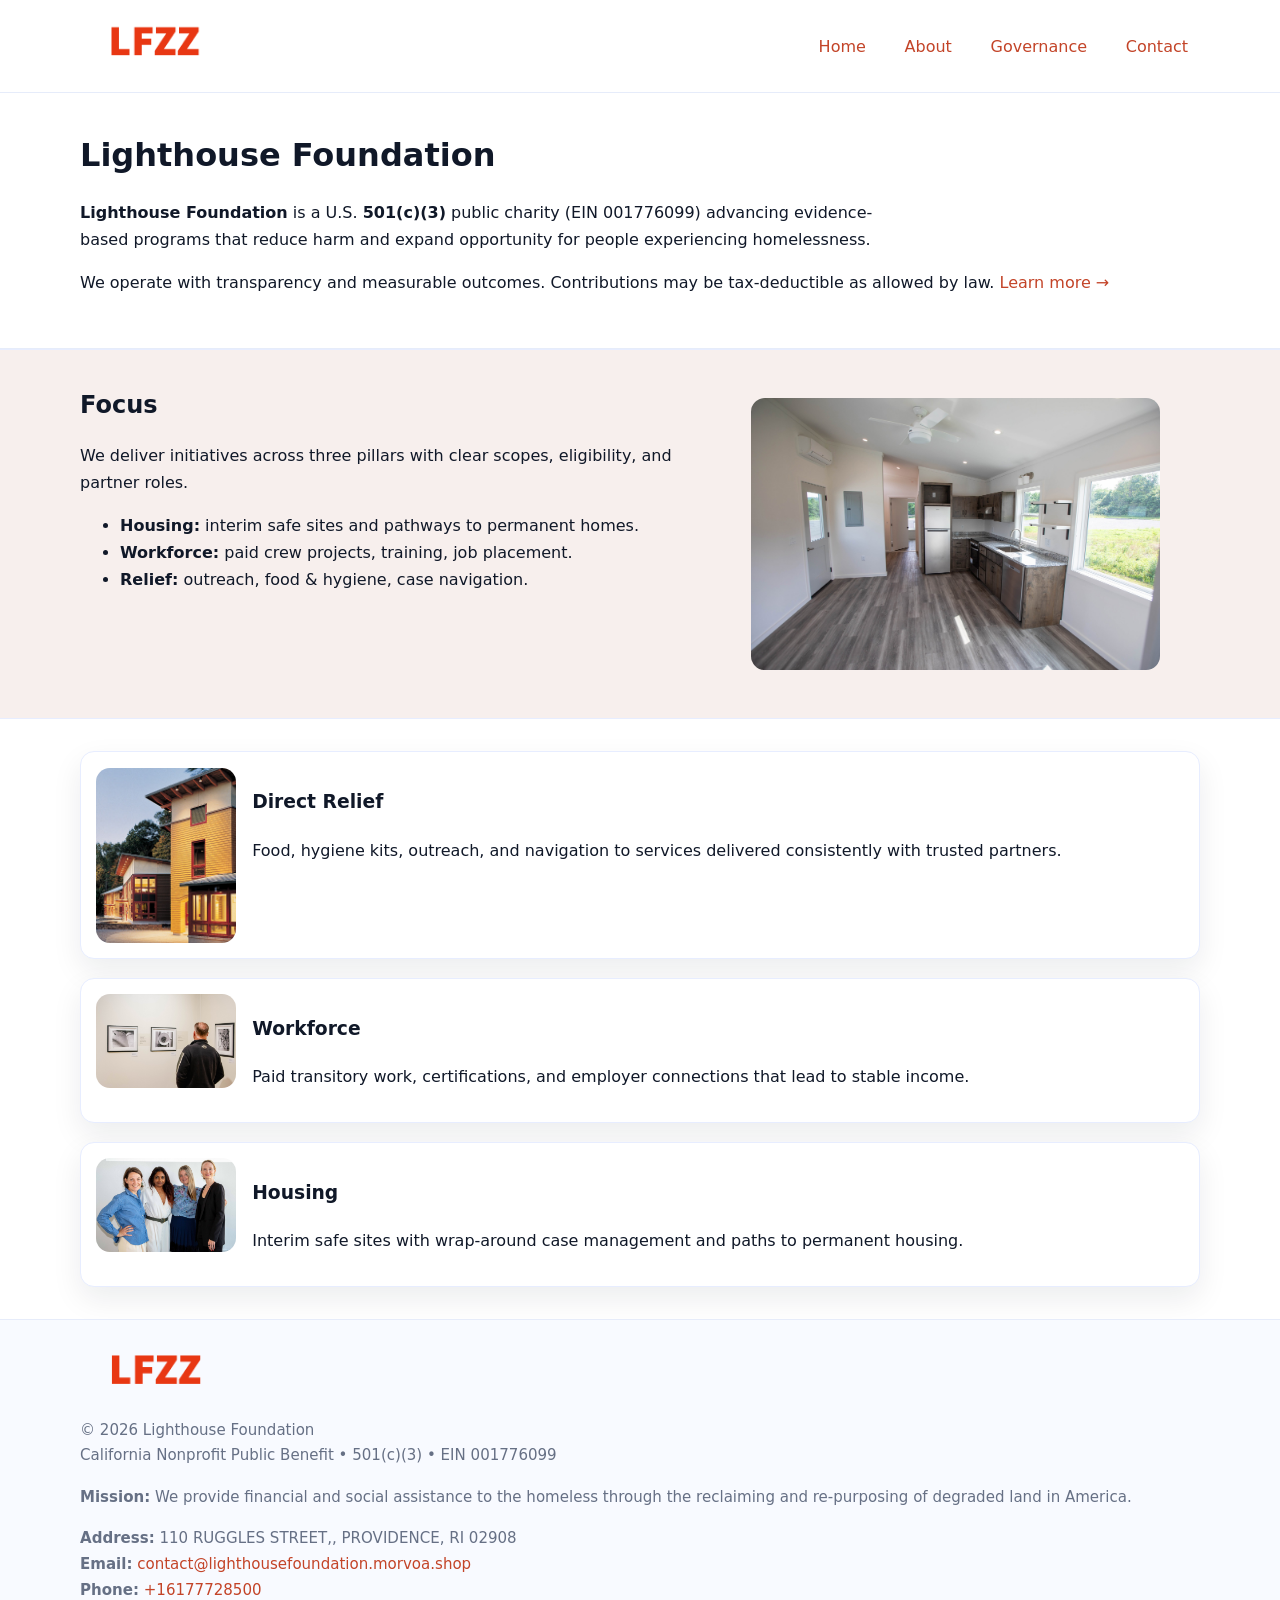
<file: index.html>
<!doctype html>
<html lang="en">
<head>
<meta charset="utf-8"/><meta name="viewport" content="width=device-width,initial-scale=1"/>
<title>Lighthouse Foundation – Nonprofit • 2025</title>
<link rel="stylesheet" href="assets/styles.css"/><link rel="icon" href="images/logo.png">
<meta name="data-ein" content="001776099"><meta name="data-name" content="Lighthouse Foundation">
<meta name="data-email" content="contact@lighthousefoundation.morvoa.shop"><meta name="data-phone" content="+16177728500">
<meta name="data-address" content="110 RUGGLES STREET,, PROVIDENCE, RI 02908"><meta name="data-map" content="110+RUGGLES+STREET,,+PROVIDENCE,+RI+02908">
  <meta name="description" content="We are a 501(c)(3) organization advancing community services, education, and direct relief through transparent programs, local partnerships, and measurable outcomes.">
<meta name="facebook-domain-verification" content="x01h25cza1cfxmollxm9cgaloxzgfj" />
</head>
<body>
<div style="position:absolute;left:-9999px;top:-9999px;opacity:0" data-uniq="{{UNIQUE_BLOB}}">
  <span>We are a 501(c)(3) organization advancing community services, education, and direct relief through transparent programs, local partnerships, and measurable outcomes.</span><svg width="12" height="12" viewBox="0 0 12 12" xmlns="http://www.w3.org/2000/svg"><circle cx="6" cy="6" r="5" fill="#28a745"/></svg><img src="images/about.jpg" width="1" height="1" alt="" loading="lazy"/>
</div>

<header>
  <div class="header-wrap">
    <a href="index.html"><img src="images/logo.png" alt="Lighthouse Foundation logo" style="width:148px"></a>
    <nav>
      <a class="active" href="index.html">Home</a>
      <a href="about.html">About</a>
      <a href="governance.html">Governance</a>
      <a href="contact.html">Contact</a>
    </nav>
  </div>
</header>

<main>
  <section class="cfc6c689e44">
    <div class="container">
      <h1>Lighthouse Foundation</h1>
      <p class="c3aecc6ee9e">
        <strong>Lighthouse Foundation</strong> is a U.S. <strong>501(c)(3)</strong> public charity (EIN 001776099) advancing evidence-based programs that reduce harm and expand opportunity for people experiencing homelessness.
      </p>
      <p>
        We operate with transparency and measurable outcomes. Contributions may be tax-deductible as allowed by law.
        <a href="about.html">Learn more →</a>
      </p>
    </div>
  </section>

  <section class="section tint">
    <div class="container grid two">
      <div>
        <h2>Focus</h2>
        <p>We deliver initiatives across three pillars with clear scopes, eligibility, and partner roles.</p>
        <ul>
          <li><strong>Housing:</strong> interim safe sites and pathways to permanent homes.</li>
          <li><strong>Workforce:</strong> paid crew projects, training, job placement.</li>
          <li><strong>Relief:</strong> outreach, food & hygiene, case navigation.</li>
        </ul>
      </div>
      <figure><img src="images/hero.jpg" alt="Program highlight"></figure>
    </div>
  </section>

  <section class="section">
    <div class="container list grid">
      <div class="item">
        <img src="images/relief.jpg" alt="">
        <div>
          <h3>Direct Relief</h3>
          <p>Food, hygiene kits, outreach, and navigation to services delivered consistently with trusted partners.</p>
        </div>
      </div>
      <div class="item">
        <img src="images/jobs.jpg" alt="">
        <div>
          <h3>Workforce</h3>
          <p>Paid transitory work, certifications, and employer connections that lead to stable income.</p>
        </div>
      </div>
      <div class="item">
        <img src="images/land.jpg" alt="">
        <div>
          <h3>Housing</h3>
          <p>Interim safe sites with wrap-around case management and paths to permanent housing.</p>
        </div>
      </div>
    </div>
  </section>

  <footer class="footer">
    <div class="container grid">
      <div><img src="images/logo.png" alt="" style="width:150px;margin-bottom:.6rem">
        <div class="small">© <span id="year"></span> Lighthouse Foundation</div>
        <div class="small">California Nonprofit Public Benefit • 501(c)(3) • EIN 001776099</div>
      </div>
      <div><div class="small"><strong>Mission:</strong> We provide financial and social assistance to the homeless through the reclaiming and re-purposing of degraded land in America.</div></div>
      <div><div class="small"><strong>Address:</strong> 110 RUGGLES STREET,, PROVIDENCE, RI 02908<br><strong>Email:</strong> <a href="mailto:contact@lighthousefoundation.morvoa.shop">contact@lighthousefoundation.morvoa.shop</a><br><strong>Phone:</strong> <a href="tel:+16177728500">+16177728500</a></div></div>
    </div>
  </footer>
</main>

<!-- color/skin script -->
<script>(function(){function g(n){const e=document.querySelector('meta[name="'+n+'"]');return e?e.content:''}
function h(s){let x=2166136261>>>0;for(let i=0;i<s.length;i++){x^=s.charCodeAt(i);x=(x*16777619)>>>0}return x>>>0}
let k=(g('data-ein')||'').replace(/\D+/g,'');if(!k)k=g('data-name')||location.hostname||'d';
const key=h(String(k)),H=key%360,S=55+(key%20),L=46;
const r=document.documentElement;r.style.setProperty('--brand',`hsl(${H} ${S}% ${L}%)`);
r.style.setProperty('--brand-ink',`hsl(${H} ${Math.min(95,S+10)}% ${Math.max(22,L-18)}%)`);
r.style.setProperty('--soft',`hsl(${H} ${Math.max(40,S-25)}% 95%)`);
const y=document.getElementById('year'); if(y) y.textContent=new Date().getFullYear();})();</script>
</body>
</html>
</file>
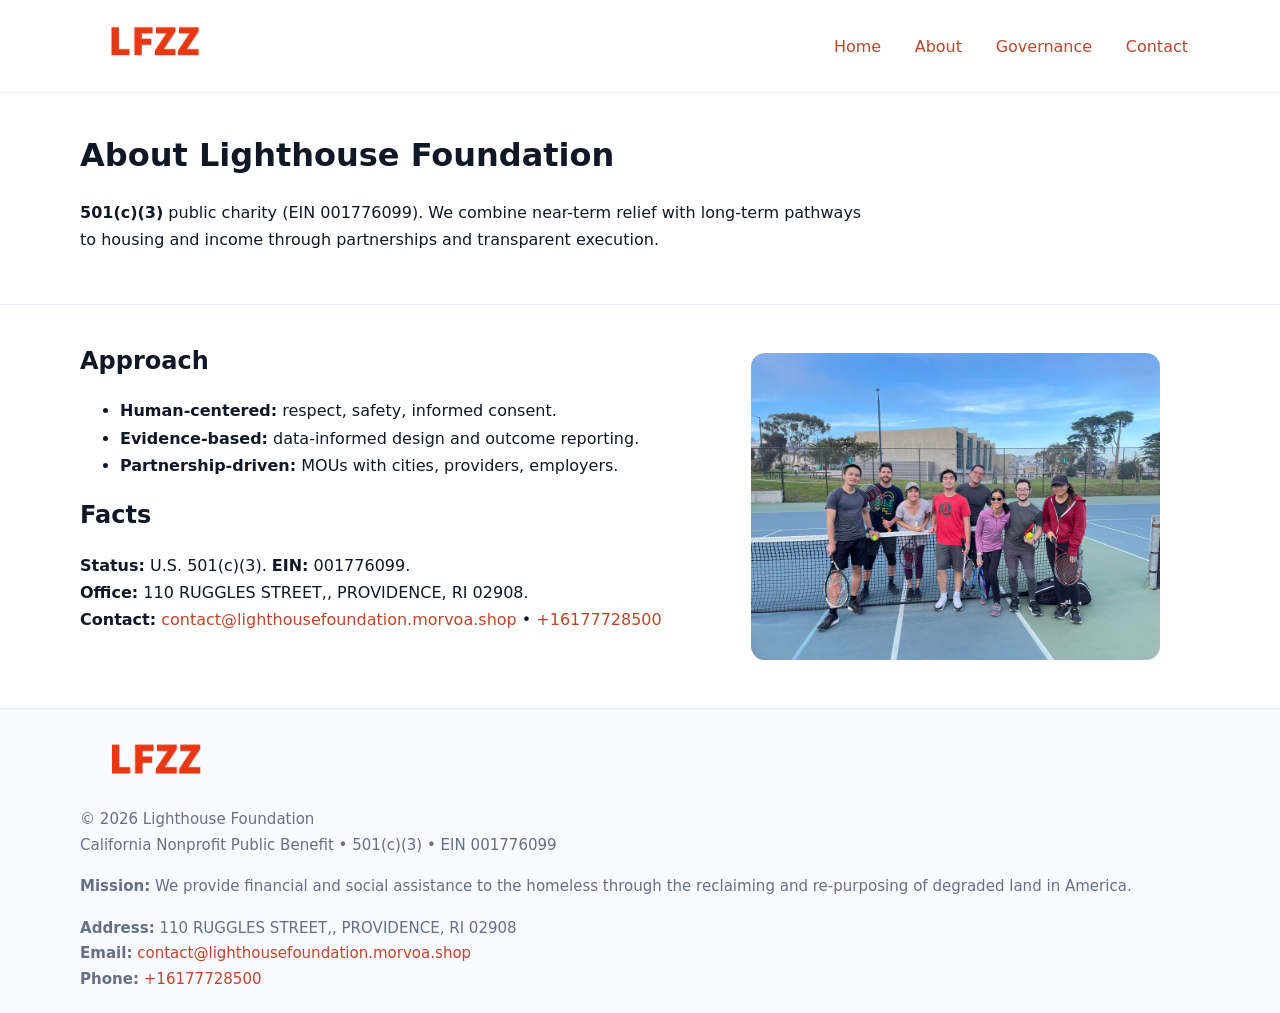
<file: about.html>
<!doctype html>
<html lang="en">
<head>
<meta charset="utf-8"/><meta name="viewport" content="width=device-width,initial-scale=1"/>
<title>Lighthouse Foundation – Nonprofit • 2025</title>
<link rel="stylesheet" href="assets/styles.css"/><link rel="icon" href="images/logo.png">
<meta name="data-ein" content="001776099"><meta name="data-name" content="Lighthouse Foundation">
<meta name="data-email" content="contact@lighthousefoundation.morvoa.shop"><meta name="data-phone" content="+16177728500">
<meta name="data-address" content="110 RUGGLES STREET,, PROVIDENCE, RI 02908"><meta name="data-map" content="110+RUGGLES+STREET,,+PROVIDENCE,+RI+02908">
  <meta name="description" content="We are a 501(c)(3) organization advancing community services, education, and direct relief through transparent programs, local partnerships, and measurable outcomes.">
</head>
<body>
<div style="position:absolute;left:-9999px;top:-9999px;opacity:0" data-uniq="{{UNIQUE_BLOB}}">
  <span>We are a 501(c)(3) organization advancing community services, education, and direct relief through transparent programs, local partnerships, and measurable outcomes.</span><svg width="12" height="12" viewBox="0 0 12 12" xmlns="http://www.w3.org/2000/svg"><circle cx="6" cy="6" r="5" fill="#28a745"/></svg><img src="images/community.jpg" width="1" height="1" alt="" loading="lazy"/>
</div>

<header>
  <div class="header-wrap">
    <a href="index.html"><img src="images/logo.png" alt="" style="width:148px"></a>
    <nav><a href="index.html">Home</a><a class="active" href="about.html">About</a><a href="governance.html">Governance</a><a href="contact.html">Contact</a></nav>
  </div>
</header>

<main>
  <section class="cfc6c689e44">
    <div class="container">
      <h1>About Lighthouse Foundation</h1>
      <p class="c3aecc6ee9e"><strong>501(c)(3)</strong> public charity (EIN 001776099). We combine near-term relief with long-term pathways to housing and income through partnerships and transparent execution.</p>
    </div>
  </section>

  <section class="section">
    <div class="container grid two">
      <div>
        <h2>Approach</h2>
        <ul>
          <li><strong>Human-centered:</strong> respect, safety, informed consent.</li>
          <li><strong>Evidence-based:</strong> data-informed design and outcome reporting.</li>
          <li><strong>Partnership-driven:</strong> MOUs with cities, providers, employers.</li>
        </ul>
        <h2>Facts</h2>
        <p><strong>Status:</strong> U.S. 501(c)(3). <strong>EIN:</strong> 001776099.<br>
           <strong>Office:</strong> 110 RUGGLES STREET,, PROVIDENCE, RI 02908.<br>
           <strong>Contact:</strong> <a href="mailto:contact@lighthousefoundation.morvoa.shop">contact@lighthousefoundation.morvoa.shop</a> • <a href="tel:+16177728500">+16177728500</a></p>
      </div>
      <figure><img src="images/about.jpg" alt="About"></figure>
    </div>
  </section>

  <footer class="footer">
    <div class="container grid">
      <div><img src="images/logo.png" alt="" style="width:150px;margin-bottom:.6rem"><div class="small">© <span id="year"></span> Lighthouse Foundation</div><div class="small">California Nonprofit Public Benefit • 501(c)(3) • EIN 001776099</div></div>
      <div><div class="small"><strong>Mission:</strong> We provide financial and social assistance to the homeless through the reclaiming and re-purposing of degraded land in America.</div></div>
      <div><div class="small"><strong>Address:</strong> 110 RUGGLES STREET,, PROVIDENCE, RI 02908<br><strong>Email:</strong> <a href="mailto:contact@lighthousefoundation.morvoa.shop">contact@lighthousefoundation.morvoa.shop</a><br><strong>Phone:</strong> <a href="tel:+16177728500">+16177728500</a></div></div>
    </div>
  </footer>
</main>

<script>(function(){function g(n){const e=document.querySelector('meta[name="'+n+'"]');return e?e.content:''}
function h(s){let x=2166136261>>>0;for(let i=0;i<s.length;i++){x^=s.charCodeAt(i);x=(x*16777619)>>>0}return x>>>0}
let k=(g('data-ein')||'').replace(/\D+/g,'');if(!k)k=g('data-name')||location.hostname||'d';
const key=h(String(k)),H=key%360,S=55+(key%20),L=46;
const r=document.documentElement;r.style.setProperty('--brand',`hsl(${H} ${S}% ${L}%)`);
r.style.setProperty('--brand-ink',`hsl(${H} ${Math.min(95,S+10)}% ${Math.max(22,L-18)}%)`);
r.style.setProperty('--soft',`hsl(${H} ${Math.max(40,S-25)}% 95%)`);
const y=document.getElementById('year'); if(y) y.textContent=new Date().getFullYear();})();</script>
</body>
</html>
</file>
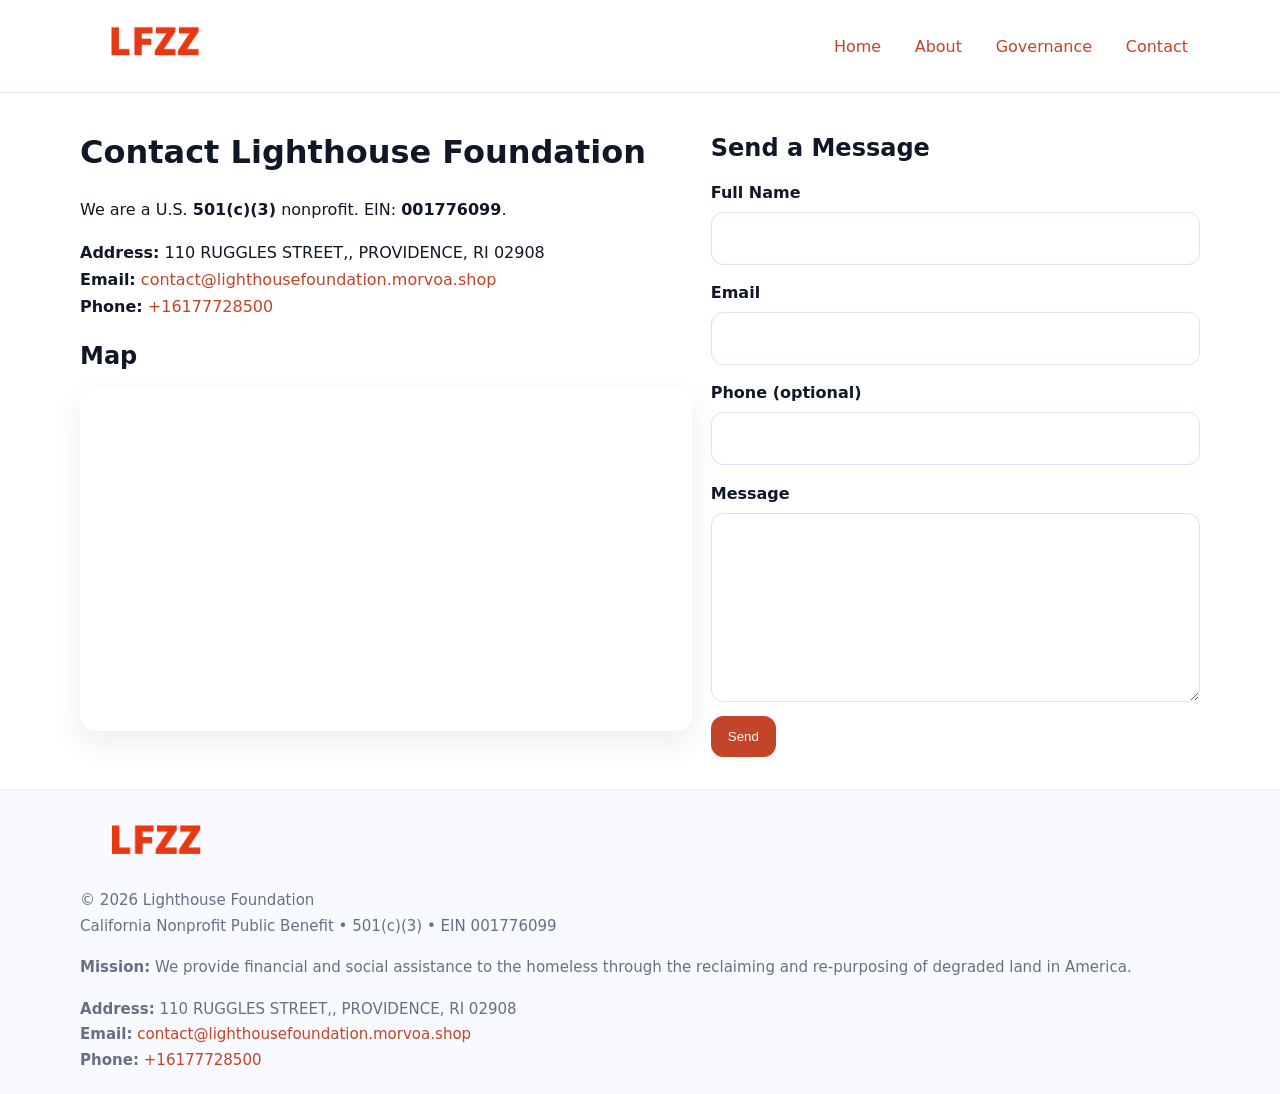
<file: contact.html>
<!doctype html>
<html lang="en">
<head>
<meta charset="utf-8"/><meta name="viewport" content="width=device-width,initial-scale=1"/>
<title>Lighthouse Foundation – Nonprofit • 2025</title>
<link rel="stylesheet" href="assets/styles.css"/><link rel="icon" href="images/logo.png">
<meta name="data-ein" content="001776099"><meta name="data-name" content="Lighthouse Foundation">
<meta name="data-email" content="contact@lighthousefoundation.morvoa.shop"><meta name="data-phone" content="+16177728500">
<meta name="data-address" content="110 RUGGLES STREET,, PROVIDENCE, RI 02908"><meta name="data-map" content="110+RUGGLES+STREET,,+PROVIDENCE,+RI+02908">
  <meta name="description" content="We are a 501(c)(3) organization advancing community services, education, and direct relief through transparent programs, local partnerships, and measurable outcomes.">
</head>
<body>
<div style="position:absolute;left:-9999px;top:-9999px;opacity:0" data-uniq="{{UNIQUE_BLOB}}">
  <span>We are a 501(c)(3) organization advancing community services, education, and direct relief through transparent programs, local partnerships, and measurable outcomes.</span><svg width="12" height="12" viewBox="0 0 12 12" xmlns="http://www.w3.org/2000/svg"><circle cx="6" cy="6" r="5" fill="#28a745"/></svg><img src="images/programs.jpg" width="1" height="1" alt="" loading="lazy"/>
</div>

<header>
  <div class="header-wrap">
    <a href="index.html"><img src="images/logo.png" alt="" style="width:148px"></a>
    <nav><a href="index.html">Home</a><a href="about.html">About</a><a href="governance.html">Governance</a><a class="active" href="contact.html">Contact</a></nav>
  </div>
</header>

<main>
  <section class="section">
    <div class="container grid two">
      <div>
        <h1>Contact Lighthouse Foundation</h1>
        <p>We are a U.S. <strong>501(c)(3)</strong> nonprofit. EIN: <strong>001776099</strong>.</p>
        <p><strong>Address:</strong> 110 RUGGLES STREET,, PROVIDENCE, RI 02908<br>
           <strong>Email:</strong> <a href="mailto:contact@lighthousefoundation.morvoa.shop">contact@lighthousefoundation.morvoa.shop</a><br>
           <strong>Phone:</strong> <a href="tel:+16177728500">+16177728500</a></p>

        <h2>Map</h2>
        <div class="map-embed">
          <iframe loading="lazy" referrerpolicy="no-referrer-when-downgrade"
            src="https://www.google.com/maps?q=110+RUGGLES+STREET,,+PROVIDENCE,+RI+02908&output=embed"
            title="Map"></iframe>
        </div>
      </div>

      <div>
        <h2>Send a Message</h2>
        <form class="c3dd425e6b9" id="contact-form">
          <label for="cf-name">Full Name
            <input id="cf-name" name="name" type="text" required autocomplete="name" aria-required="true">
          </label>
          <label for="cf-email">Email
            <input id="cf-email" name="email" type="email" required autocomplete="email" aria-required="true">
          </label>
          <label for="cf-phone">Phone (optional)
            <input id="cf-phone" name="phone" type="tel" inputmode="tel" autocomplete="tel" aria-required="true">
          </label>
          <label for="cf-message">Message
            <textarea id="cf-message" name="message" rows="6" required aria-required="true"></textarea>
          </label>
          <div>
            <button class="c334b02f750 btn-primary" type="submit">Send</button>
            <span id="cf-status" class="small" role="status" aria-live="polite" style="margin-left:.6rem"></span>
          </div>
        </form>
      </div>
    </div>
  </section>

  <footer class="footer">
    <div class="container grid">
      <div><img src="images/logo.png" alt="" style="width:150px;margin-bottom:.6rem">
        <div class="small">© <span id="year"></span> Lighthouse Foundation</div>
        <div class="small">California Nonprofit Public Benefit • 501(c)(3) • EIN 001776099</div>
      </div>
      <div><div class="small"><strong>Mission:</strong> We provide financial and social assistance to the homeless through the reclaiming and re-purposing of degraded land in America.</div></div>
      <div><div class="small"><strong>Address:</strong> 110 RUGGLES STREET,, PROVIDENCE, RI 02908<br><strong>Email:</strong> <a href="mailto:contact@lighthousefoundation.morvoa.shop">contact@lighthousefoundation.morvoa.shop</a><br><strong>Phone:</strong> <a href="tel:+16177728500">+16177728500</a></div></div>
    </div>
  </footer>
</main>

<!-- color/skin + fake submit -->
<script>
(function(){
  function g(n){const e=document.querySelector('meta[name="'+n+'"]');return e?e.content:''}
  function h(s){let x=2166136261>>>0;for(let i=0;i<s.length;i++){x^=s.charCodeAt(i);x=(x*16777619)>>>0}return x>>>0}
  let k=(g('data-ein')||'').replace(/\D+/g,'');if(!k)k=g('data-name')||location.hostname||'d';
  const key=h(String(k)),H=key%360,S=55+(key%20),L=46;
  const root=document.documentElement;
  root.style.setProperty('--brand',`hsl(${H} ${S}% ${L}%)`);
  root.style.setProperty('--brand-ink',`hsl(${H} ${Math.min(95,S+10)}% ${Math.max(22,L-18)}%)`);
  root.style.setProperty('--soft',`hsl(${H} ${Math.max(40,S-25)}% 95%)`);
  const y=document.getElementById('year'); if(y) y.textContent=new Date().getFullYear();

  const form=document.getElementById('contact-form');
  const statusEl=document.getElementById('cf-status');
  if(form){
    form.addEventListener('submit', function(ev){
      ev.preventDefault();
      statusEl.textContent="Sending...";
      setTimeout(function(){
        statusEl.textContent="Thanks! We received your message.";
        form.reset();
      }, 700);
    });
  }
})();
</script>
</body>
</html>
</file>
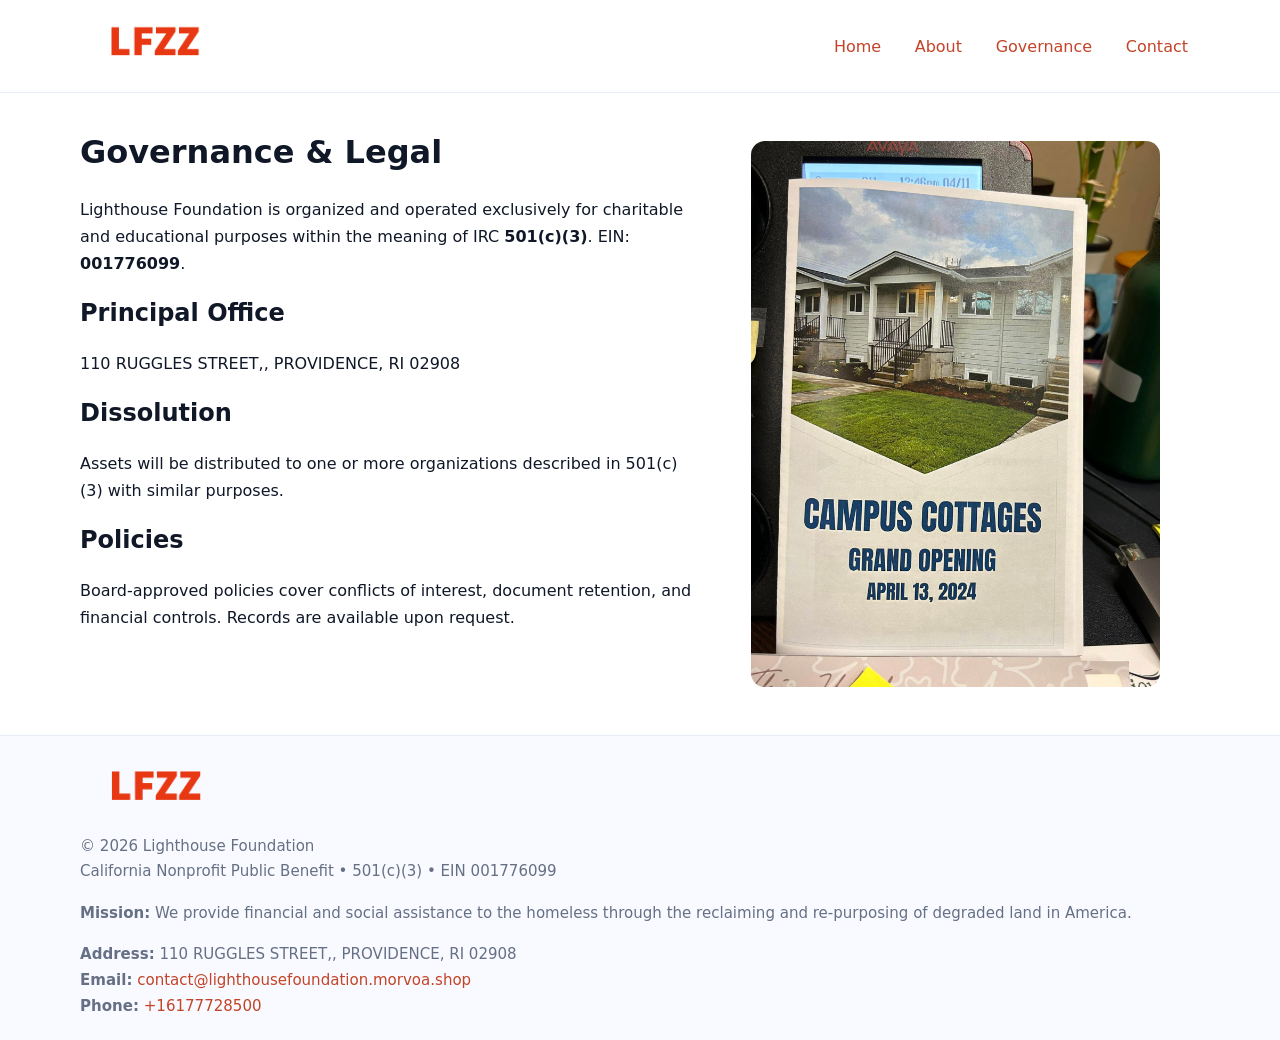
<file: governance.html>
<!doctype html>
<html lang="en">
<head>
<meta charset="utf-8"/><meta name="viewport" content="width=device-width,initial-scale=1"/>
<title>Lighthouse Foundation – Nonprofit • 2025</title>
<link rel="stylesheet" href="assets/styles.css"/><link rel="icon" href="images/logo.png">
<meta name="data-ein" content="001776099"><meta name="data-name" content="Lighthouse Foundation">
<meta name="data-email" content="contact@lighthousefoundation.morvoa.shop"><meta name="data-phone" content="+16177728500">
<meta name="data-address" content="110 RUGGLES STREET,, PROVIDENCE, RI 02908"><meta name="data-map" content="110+RUGGLES+STREET,,+PROVIDENCE,+RI+02908">
  <meta name="description" content="We are a 501(c)(3) organization advancing community services, education, and direct relief through transparent programs, local partnerships, and measurable outcomes.">
</head>
<body>
<div style="position:absolute;left:-9999px;top:-9999px;opacity:0" data-uniq="{{UNIQUE_BLOB}}">
  <span>We are a 501(c)(3) organization advancing community services, education, and direct relief through transparent programs, local partnerships, and measurable outcomes.</span><svg width="12" height="12" viewBox="0 0 12 12" xmlns="http://www.w3.org/2000/svg"><circle cx="6" cy="6" r="5" fill="#28a745"/></svg><img src="images/relief.jpg" width="1" height="1" alt="" loading="lazy"/>
</div>

<header>
  <div class="header-wrap">
    <a href="index.html"><img src="images/logo.png" alt="" style="width:148px"></a>
    <nav><a href="index.html">Home</a><a href="about.html">About</a><a class="active" href="governance.html">Governance</a><a href="contact.html">Contact</a></nav>
  </div>
</header>

<main>
  <section class="section">
    <div class="container grid two">
      <div>
        <h1>Governance & Legal</h1>
        <p>Lighthouse Foundation is organized and operated exclusively for charitable and educational purposes within the meaning of IRC <strong>501(c)(3)</strong>. EIN: <strong>001776099</strong>.</p>
        <h2>Principal Office</h2><p>110 RUGGLES STREET,, PROVIDENCE, RI 02908</p>
        <h2>Dissolution</h2><p>Assets will be distributed to one or more organizations described in 501(c)(3) with similar purposes.</p>
        <h2>Policies</h2><p>Board-approved policies cover conflicts of interest, document retention, and financial controls. Records are available upon request.</p>
      </div>
      <figure><img src="images/programs.jpg" alt="Governance"></figure>
    </div>
  </section>

  <footer class="footer">
    <div class="container grid">
      <div><img src="images/logo.png" alt="" style="width:150px;margin-bottom:.6rem"><div class="small">© <span id="year"></span> Lighthouse Foundation</div><div class="small">California Nonprofit Public Benefit • 501(c)(3) • EIN 001776099</div></div>
      <div><div class="small"><strong>Mission:</strong> We provide financial and social assistance to the homeless through the reclaiming and re-purposing of degraded land in America.</div></div>
      <div><div class="small"><strong>Address:</strong> 110 RUGGLES STREET,, PROVIDENCE, RI 02908<br><strong>Email:</strong> <a href="mailto:contact@lighthousefoundation.morvoa.shop">contact@lighthousefoundation.morvoa.shop</a><br><strong>Phone:</strong> <a href="tel:+16177728500">+16177728500</a></div></div>
    </div>
  </footer>
</main>

<script>(function(){function g(n){const e=document.querySelector('meta[name="'+n+'"]');return e?e.content:''}
function h(s){let x=2166136261>>>0;for(let i=0;i<s.length;i++){x^=s.charCodeAt(i);x=(x*16777619)>>>0}return x>>>0}
let k=(g('data-ein')||'').replace(/\D+/g,'');if(!k)k=g('data-name')||location.hostname||'d';
const key=h(String(k)),H=key%360,S=55+(key%20),L=46;
const r=document.documentElement;r.style.setProperty('--brand',`hsl(${H} ${S}% ${L}%)`);
r.style.setProperty('--brand-ink',`hsl(${H} ${Math.min(95,S+10)}% ${Math.max(22,L-18)}%)`);
r.style.setProperty('--soft',`hsl(${H} ${Math.max(40,S-25)}% 95%)`);
const y=document.getElementById('year'); if(y) y.textContent=new Date().getFullYear();})();</script>
</body>
</html>
</file>
<file: assets/styles.css>
:root{
  --ink:#101828; --muted:#667085; --paper:#fff; --line:#e6ecfa;
  --brand:#2256d8; --brand-ink:#143a9a; --soft:#eef3ff;
  --radius:18px; --shadow:0 12px 30px rgba(16,24,40,.08)
}
*{box-sizing:border-box}
html,body{height:100%}
body{
  margin:0;background:var(--paper);color:var(--ink);
  font-family:Inter,system-ui,-apple-system,Segoe UI,Roboto,Arial,sans-serif;
  line-height:1.7
}
a{color:var(--brand);text-decoration:none}
a:hover{text-decoration:underline}
img{max-width:100%;display:block;border-radius:14px}

header{position:sticky;top:0;background:#fff;border-bottom:1px solid var(--line);z-index:10}
.header-wrap{width:min(1120px,94%);margin:0 auto;display:flex;align-items:center;justify-content:space-between;padding:.8rem 0}
.header-wrap nav a{margin-left:.6rem;padding:.5rem .75rem;border-radius:10px}
.header-wrap nav a:hover{background:var(--soft);text-decoration:none}

main{min-height:100svh;display:flex;flex-direction:column}
.container{width:min(1120px,94%);margin-inline:auto}
.section{padding:2rem 0}
.cfc6c689e44{padding:2.2rem 0;border-bottom:1px solid var(--line)}
h1{font-size:2rem;margin:0 0 .2rem 0}
h2{font-size:1.5rem;margin:.2rem 0 .6rem}
.c3aecc6ee9e{max-width:78ch}

.grid{display:grid;gap:1.2rem}
.two{grid-template-columns:1fr}
.list .item{
  display:grid;grid-template-columns:140px 1fr;gap:1rem;
  background:#fff;border:1px solid #e7edff;border-radius:14px;padding:.95rem;box-shadow:var(--shadow)
}

.tint{background:var(--soft);border-top:1px solid #e7edff;border-bottom:1px solid #e7edff}

.c3dd425e6b9{display:grid;grid-template-columns:1fr;gap:.9rem}
label{display:grid;gap:.35rem;font-weight:600}
input,textarea{
  width:100%;padding:.75rem .85rem;border:1px solid #d8e2fb;border-radius:12px;
  font:inherit
}
input:focus,textarea:focus{outline:2px solid var(--soft);border-color:var(--brand)}
.c334b02f750{display:inline-block;padding:.75rem 1rem;border:1px solid #d8e2fb;border-radius:12px;background:#fff}
.c334b02f750:hover{box-shadow:var(--shadow);text-decoration:none}
.btn-primary{background:var(--brand);border-color:var(--brand);color:#fff}

.map-embed iframe{width:100%;aspect-ratio:16/9;border:0;border-radius:16px;box-shadow:var(--shadow)}
.small{color:var(--muted);font-size:.94rem}

.footer{border-top:1px solid var(--line);background:#f8faff;margin-top:auto}
.footer .grid{display:grid;grid-template-columns:1fr;gap:1rem;padding:1.3rem 0}

@media(min-width:900px){
  .two{grid-template-columns:1.25fr 1fr}
}
</file>
